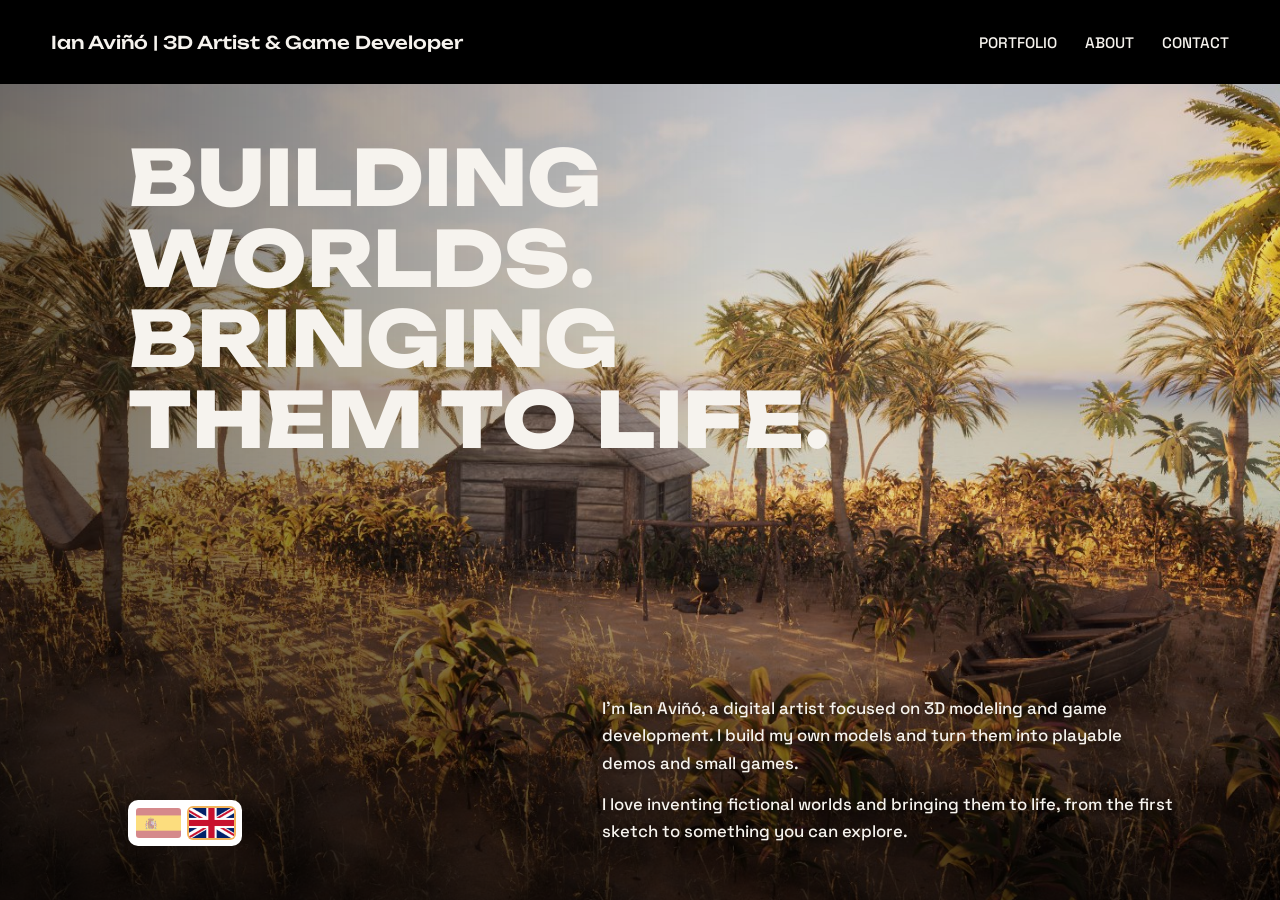
<file: index.html>
<!DOCTYPE html>
<html lang="en">
<head>
<meta charset="utf-8">
<meta name="viewport" content="width=device-width, initial-scale=1">
<script>(function(){var d=document.documentElement,rm=matchMedia('(prefers-reduced-motion:reduce)').matches,s=null,l='en';try{s=sessionStorage}catch(e){}try{var x=localStorage.getItem('lang');l=(x==='es'||x==='en')?x:((navigator.language||'en').toLowerCase().indexOf('es')===0?'es':'en')}catch(e){}d.setAttribute('data-ll',l);if(!rm&&s&&!s.getItem('seen'))d.classList.add('ls')})()</script>
<title>Ian Aviñó | 3D Artist &amp; Game Developer</title>
<meta name="description" content="Ian Aviñó is a 3D artist and game developer from Catalonia. Explore his 3D art, environments and games built in Blender, ZBrush, Unity and Unreal Engine.">
<meta name="robots" content="index,follow,max-image-preview:large">
<link rel="canonical" href="https://brushi43.github.io/Portfolio-Ian/">
<link rel="icon" href="favicon.ico" sizes="48x48">
<link rel="icon" type="image/png" href="favicon-192.png" sizes="192x192">
<link rel="apple-touch-icon" href="favicon-192.png">
<meta property="og:type" content="website">
<meta property="og:site_name" content="Ian Aviñó">
<meta property="og:title" content="Ian Aviñó | 3D Artist &amp; Game Developer">
<meta property="og:description" content="Ian Aviñó is a 3D artist and game developer from Catalonia. Explore his 3D art, environments and games built in Blender, ZBrush, Unity and Unreal Engine.">
<meta property="og:url" content="https://brushi43.github.io/Portfolio-Ian/">
<meta property="og:image" content="https://brushi43.github.io/Portfolio-Ian/media/cover.jpg">
<meta property="og:image:alt" content="Beach scene with a hut, palm trees and a boat: cover of Ian Aviñó's portfolio">
<meta name="twitter:card" content="summary_large_image">
<script type="application/ld+json">{"@context": "https://schema.org", "@type": "Person", "name": "Ian Aviñó", "alternateName": ["Ian Avino", "brushi43"], "jobTitle": "3D Artist & Game Developer", "url": "https://brushi43.github.io/Portfolio-Ian/", "image": "https://brushi43.github.io/Portfolio-Ian/media/ian.jpg", "sameAs": ["https://www.youtube.com/@brushi43", "https://www.artstation.com/brushi43", "https://github.com/Brushi43"], "alumniOf": {"@type": "EducationalOrganization", "name": "La Salle, Barcelona"}, "knowsAbout": ["3D modeling", "3D environments", "Game development", "Blender", "ZBrush", "Unity", "Unreal Engine", "GDevelop"]}</script>
<script type="application/ld+json">{"@context": "https://schema.org", "@type": "WebSite", "name": "Ian Aviñó | 3D Artist & Game Developer", "url": "https://brushi43.github.io/Portfolio-Ian/"}</script>
<meta name="google-site-verification" content="6q7j_hpU5yvNoZlpyuDPwqltBoWFXjIj2ByUoOmVFMs" />
<link rel="preconnect" href="https://fonts.googleapis.com">
<link rel="preconnect" href="https://fonts.gstatic.com" crossorigin>
<link href="https://fonts.googleapis.com/css2?family=Space+Grotesk:wght@400;500;700&family=Unbounded:wght@600;800&display=swap" rel="stylesheet">
<link rel="stylesheet" href="style.css">
</head>
<body data-page="home">
<div id="loader" aria-hidden="true" data-nosnippet><div class="ld-in"><span class="ld-txt"><span class="ld-en">LOADING WORLD</span><span class="ld-es">CARGANDO MUNDO</span><span class="ld-dots"></span></span><span class="ld-bar"><i></i></span></div></div>

<header>
  <div class="in">
    <a class="brand" href="index.html"><img class="logo" src="media/logo.png" alt="" onerror="this.remove()"><span data-i18n="brand">Ian Aviñó | 3D Artist &amp; Game Developer</span></a>
    <nav aria-label="Main">
      <a href="portfolio.html" data-i18n="nav_portfolio">Portfolio</a><a href="about.html" data-i18n="nav_about">About</a><a href="contact.html" data-i18n="nav_contact">Contact</a>
    </nav>
  </div>
</header>

<main>
<div class="hero" id="home">
  <div class="hero-bg" aria-hidden="true"></div>
  <h1 data-i18n="h1">Building worlds. Bringing them to life.</h1>
  <div class="about-s">
    <p data-i18n="hero1">I'm Ian Aviñó, a digital artist focused on 3D modeling and game development. I build my own models and turn them into playable demos and small games.</p>
    <p data-i18n="hero2">I love inventing fictional worlds and bringing them to life, from the first sketch to something you can explore.</p>
  </div>
  <div class="lang" role="group" aria-label="Language / Idioma">
    <button type="button" data-lang="es" aria-label="Español" title="Español"><img src="media/flag-es.png" alt="" width="45" height="30"></button>
    <button type="button" data-lang="en" aria-label="English" title="English"><img src="media/flag-en.png" alt="" width="45" height="30"></button>
  </div>
</div>
</main>

<script src="main.js"></script>
</body>
</html>
</file>
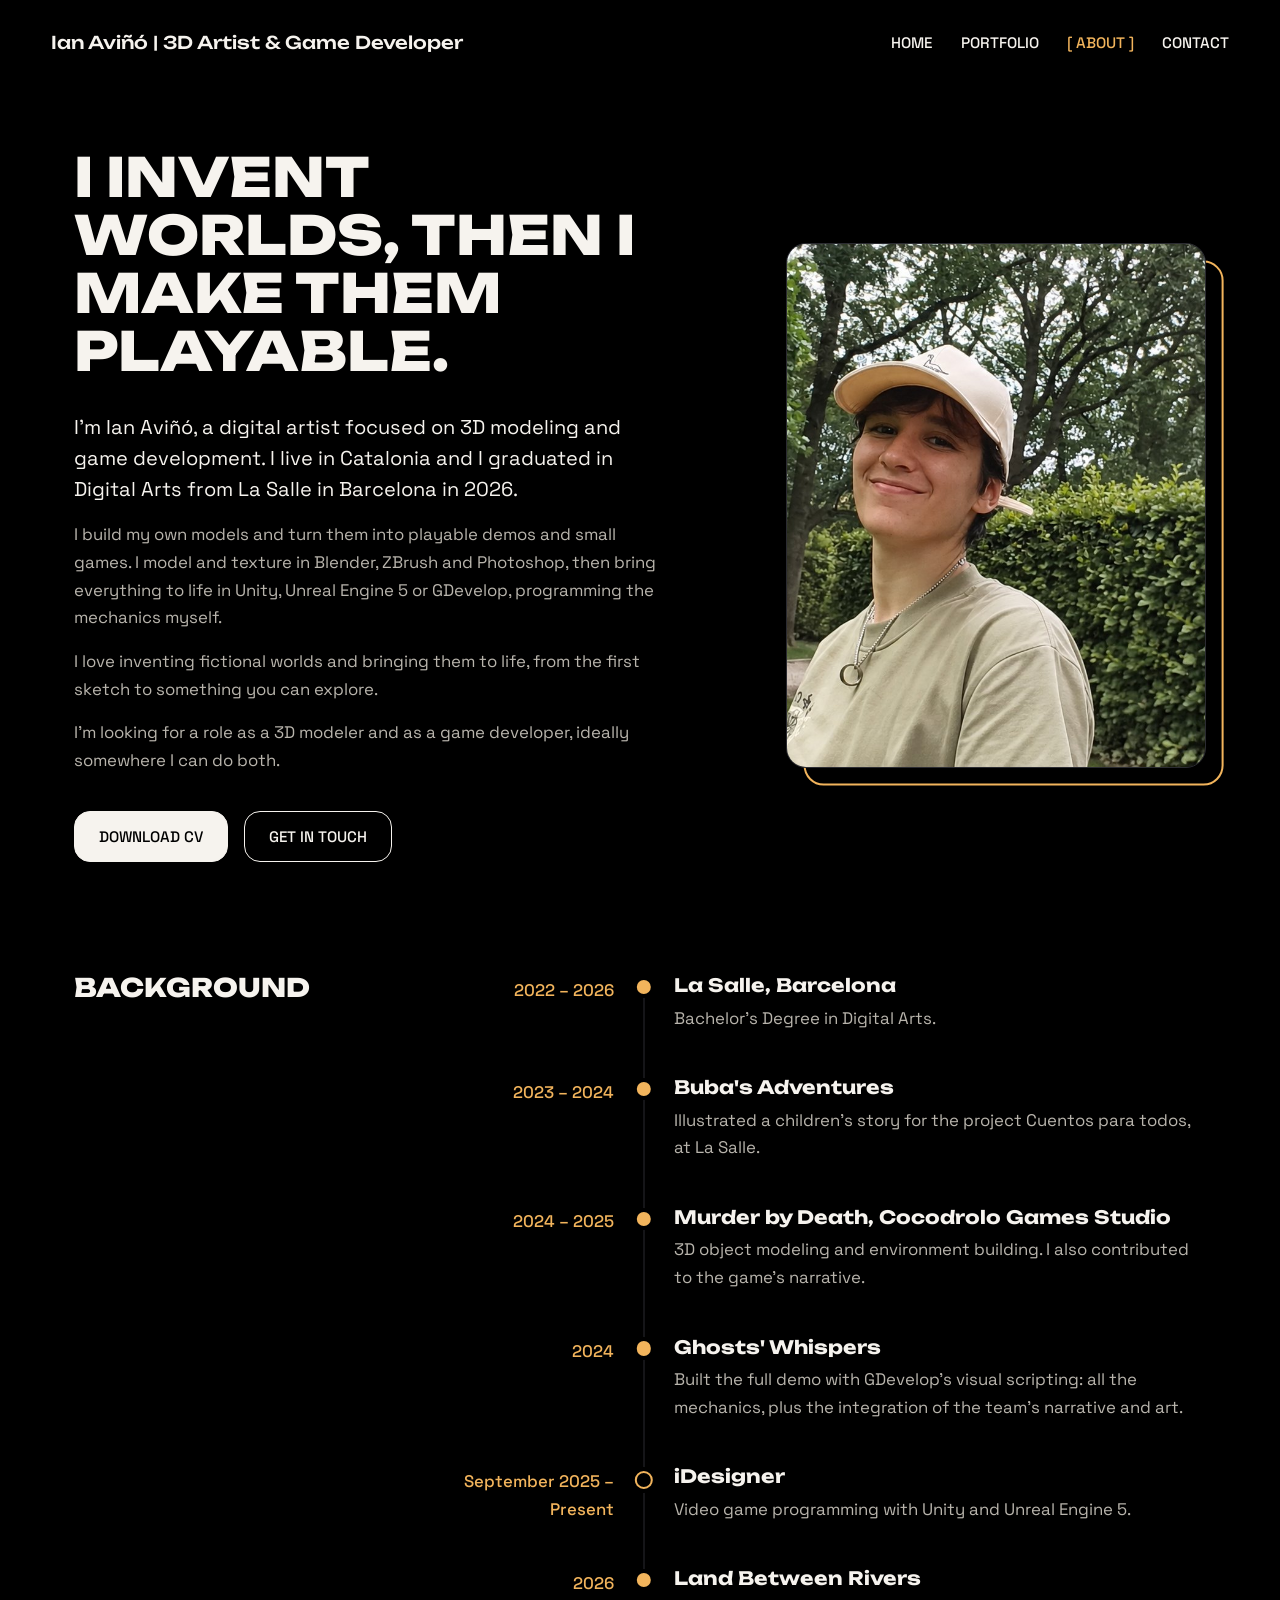
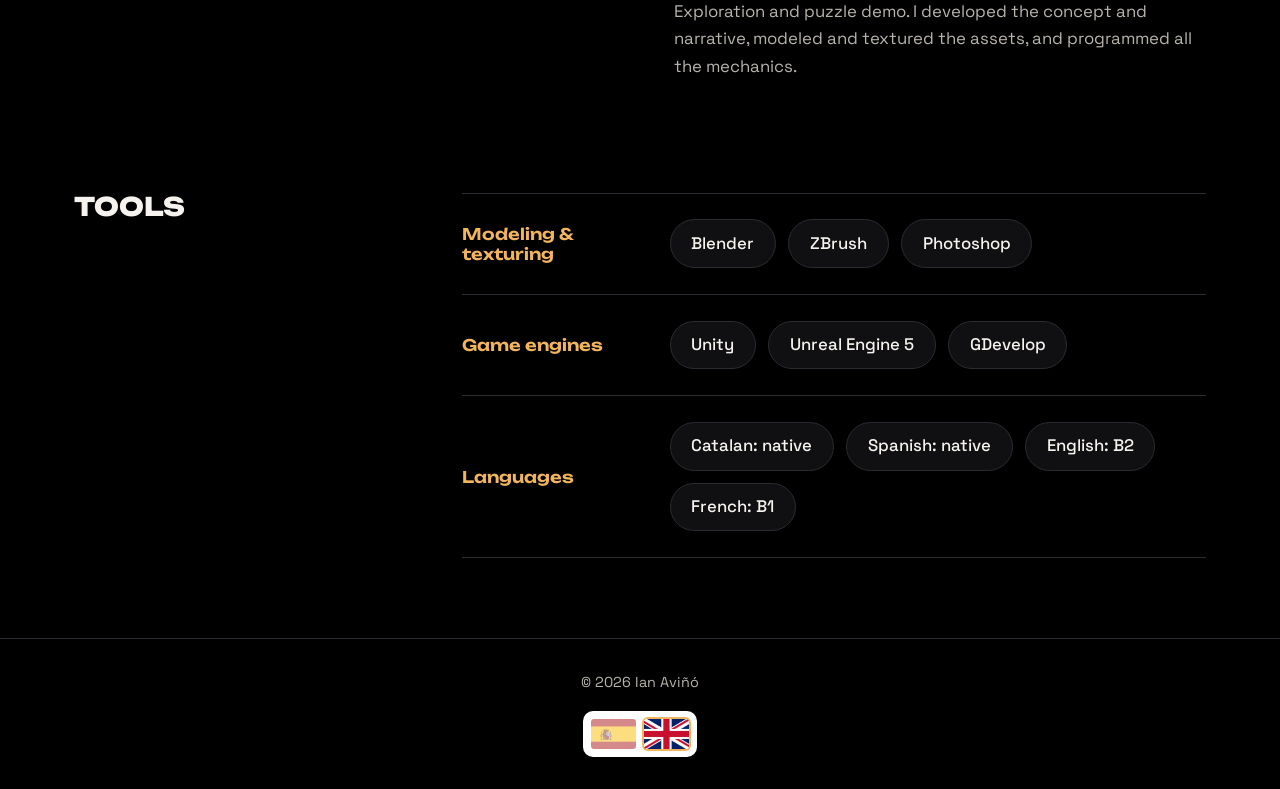
<file: about.html>
<!DOCTYPE html>
<html lang="en">
<head>
<meta charset="utf-8">
<meta name="viewport" content="width=device-width, initial-scale=1">
<script>(function(){var d=document.documentElement,rm=matchMedia('(prefers-reduced-motion:reduce)').matches,s=null,l='en';try{s=sessionStorage}catch(e){}try{var x=localStorage.getItem('lang');l=(x==='es'||x==='en')?x:((navigator.language||'en').toLowerCase().indexOf('es')===0?'es':'en')}catch(e){}d.setAttribute('data-ll',l);if(!rm&&s&&!s.getItem('seen'))d.classList.add('ls')})()</script>
<title>About Ian Aviñó | 3D Artist &amp; Game Developer</title>
<meta name="description" content="About Ian Aviñó, a digital artist with a degree in Digital Arts from La Salle in Barcelona. 3D modeling in Blender and ZBrush, game development in Unity and Unreal Engine 5.">
<meta name="robots" content="index,follow,max-image-preview:large">
<link rel="canonical" href="https://brushi43.github.io/Portfolio-Ian/about.html">
<link rel="icon" href="favicon.ico" sizes="48x48">
<link rel="icon" type="image/png" href="favicon-192.png" sizes="192x192">
<link rel="apple-touch-icon" href="favicon-192.png">
<meta property="og:type" content="website">
<meta property="og:site_name" content="Ian Aviñó">
<meta property="og:title" content="About Ian Aviñó | 3D Artist &amp; Game Developer">
<meta property="og:description" content="About Ian Aviñó, a digital artist with a degree in Digital Arts from La Salle in Barcelona. 3D modeling in Blender and ZBrush, game development in Unity and Unreal Engine 5.">
<meta property="og:url" content="https://brushi43.github.io/Portfolio-Ian/about.html">
<meta property="og:image" content="https://brushi43.github.io/Portfolio-Ian/media/cover.jpg">
<meta property="og:image:alt" content="Beach scene with a hut, palm trees and a boat: cover of Ian Aviñó's portfolio">
<meta name="twitter:card" content="summary_large_image">
<script type="application/ld+json">{"@context": "https://schema.org", "@type": "Person", "name": "Ian Aviñó", "alternateName": ["Ian Avino", "brushi43"], "jobTitle": "3D Artist & Game Developer", "url": "https://brushi43.github.io/Portfolio-Ian/", "image": "https://brushi43.github.io/Portfolio-Ian/media/ian.jpg", "sameAs": ["https://www.youtube.com/@brushi43", "https://www.artstation.com/brushi43", "https://github.com/Brushi43"], "alumniOf": {"@type": "EducationalOrganization", "name": "La Salle, Barcelona"}, "knowsAbout": ["3D modeling", "3D environments", "Game development", "Blender", "ZBrush", "Unity", "Unreal Engine", "GDevelop"]}</script>
<link rel="preconnect" href="https://fonts.googleapis.com">
<link rel="preconnect" href="https://fonts.gstatic.com" crossorigin>
<link href="https://fonts.googleapis.com/css2?family=Space+Grotesk:wght@400;500;700&family=Unbounded:wght@600;800&display=swap" rel="stylesheet">
<link rel="stylesheet" href="style.css">
<link rel="stylesheet" href="about.css">
</head>
<body data-page="about">
<div id="loader" aria-hidden="true" data-nosnippet><div class="ld-in"><span class="ld-txt"><span class="ld-en">LOADING WORLD</span><span class="ld-es">CARGANDO MUNDO</span><span class="ld-dots"></span></span><span class="ld-bar"><i></i></span></div></div>

<header>
  <div class="in">
    <a class="brand" href="index.html"><img class="logo" src="media/logo.png" alt="" onerror="this.remove()"><span data-i18n="brand">Ian Aviñó | 3D Artist &amp; Game Developer</span></a>
    <nav aria-label="Main">
      <a href="index.html" data-i18n="nav_home">Home</a><a href="portfolio.html" data-i18n="nav_portfolio">Portfolio</a><a href="about.html" data-i18n="nav_about" aria-current="page">About</a><a href="contact.html" data-i18n="nav_contact">Contact</a>
    </nav>
  </div>
</header>

<main class="page">
<section id="about">
  <div class="wrap">

    <div class="about-top">
      <div class="about-text">
        <h1 class="about-h1" data-i18n="about_h1">I invent worlds, then I make them playable.</h1>
        <p data-i18n="about1">I&#x27;m Ian Aviñó, a digital artist focused on 3D modeling and game development. I live in Catalonia and I graduated in Digital Arts from La Salle in Barcelona in 2026.</p>
        <p data-i18n="about2">I build my own models and turn them into playable demos and small games. I model and texture in Blender, ZBrush and Photoshop, then bring everything to life in Unity, Unreal Engine 5 or GDevelop, programming the mechanics myself.</p>
        <p data-i18n="about3">I love inventing fictional worlds and bringing them to life, from the first sketch to something you can explore.</p>
        <p data-i18n="about4">I&#x27;m looking for a role as a 3D modeler and as a game developer, ideally somewhere I can do both.</p>
        <div class="about-actions">
          <a class="cv-btn" id="cv" href="media/CV-Ian-Avino-EN.pdf" download data-i18n="cv_btn">Download CV</a>
          <a class="cv-btn ghost" href="contact.html" data-i18n="cta_contact">Get in touch</a>
        </div>
      </div>
      <div class="portrait-col">
        <div class="portrait-wrap">
          <div class="avatar portrait" id="avatar"></div>
        </div>
      </div>
    </div>

    <div class="about-block">
      <h2 class="sub-h2" data-i18n="h2_path">Background</h2>
      <ol class="timeline" id="timeline">
<li class="tl-item"><p class="tl-date">2022 – 2026</p><span class="tl-rail" aria-hidden="true"></span><div class="tl-body"><h3 class="tl-title">La Salle, Barcelona</h3><p class="tl-desc">Bachelor&#x27;s Degree in Digital Arts.</p></div></li>
<li class="tl-item"><p class="tl-date">2023 – 2024</p><span class="tl-rail" aria-hidden="true"></span><div class="tl-body"><h3 class="tl-title">Buba&#x27;s Adventures</h3><p class="tl-desc">Illustrated a children&#x27;s story for the project Cuentos para todos, at La Salle.</p></div></li>
<li class="tl-item"><p class="tl-date">2024 – 2025</p><span class="tl-rail" aria-hidden="true"></span><div class="tl-body"><h3 class="tl-title">Murder by Death, Cocodrolo Games Studio</h3><p class="tl-desc">3D object modeling and environment building. I also contributed to the game&#x27;s narrative.</p></div></li>
<li class="tl-item"><p class="tl-date">2024</p><span class="tl-rail" aria-hidden="true"></span><div class="tl-body"><h3 class="tl-title">Ghosts&#x27; Whispers</h3><p class="tl-desc">Built the full demo with GDevelop&#x27;s visual scripting: all the mechanics, plus the integration of the team&#x27;s narrative and art.</p></div></li>
<li class="tl-item now"><p class="tl-date">September 2025 – Present</p><span class="tl-rail" aria-hidden="true"></span><div class="tl-body"><h3 class="tl-title">iDesigner</h3><p class="tl-desc">Video game programming with Unity and Unreal Engine 5.</p></div></li>
<li class="tl-item"><p class="tl-date">2026</p><span class="tl-rail" aria-hidden="true"></span><div class="tl-body"><h3 class="tl-title">Land Between Rivers</h3><p class="tl-desc">Exploration and puzzle demo. I developed the concept and narrative, modeled and textured the assets, and programmed all the mechanics.</p></div></li>
</ol>
    </div>

    <div class="about-block">
      <h2 class="sub-h2" data-i18n="h2_tools">Tools</h2>
      <div class="skills">
        <div class="skill-row">
          <h3 class="tool-label" data-i18n="tg_model">Modeling &amp; texturing</h3>
          <ul class="tools"><li>Blender</li><li>ZBrush</li><li>Photoshop</li></ul>
        </div>
        <div class="skill-row">
          <h3 class="tool-label" data-i18n="tg_engines">Game engines</h3>
          <ul class="tools"><li>Unity</li><li>Unreal Engine 5</li><li>GDevelop</li></ul>
        </div>
        <div class="skill-row">
          <h3 class="tool-label" data-i18n="h2_langs">Languages</h3>
          <ul class="tools">
            <li data-i18n="lg_ca">Catalan: native</li>
            <li data-i18n="lg_es">Spanish: native</li>
            <li data-i18n="lg_en">English: B2</li>
            <li data-i18n="lg_fr">French: B1</li>
          </ul>
        </div>
      </div>
    </div>

  </div>
</section>
</main>

<footer>
  <div class="wrap">
    <span>© 2026 Ian Aviñó</span>
    <div class="lang" role="group" aria-label="Language / Idioma">
    <button type="button" data-lang="es" aria-label="Español" title="Español"><img src="media/flag-es.png" alt="" width="45" height="30"></button>
    <button type="button" data-lang="en" aria-label="English" title="English"><img src="media/flag-en.png" alt="" width="45" height="30"></button>
  </div>
  </div>
</footer>

<script src="main.js"></script>
<script src="about.js"></script>
</body>
</html>
</file>
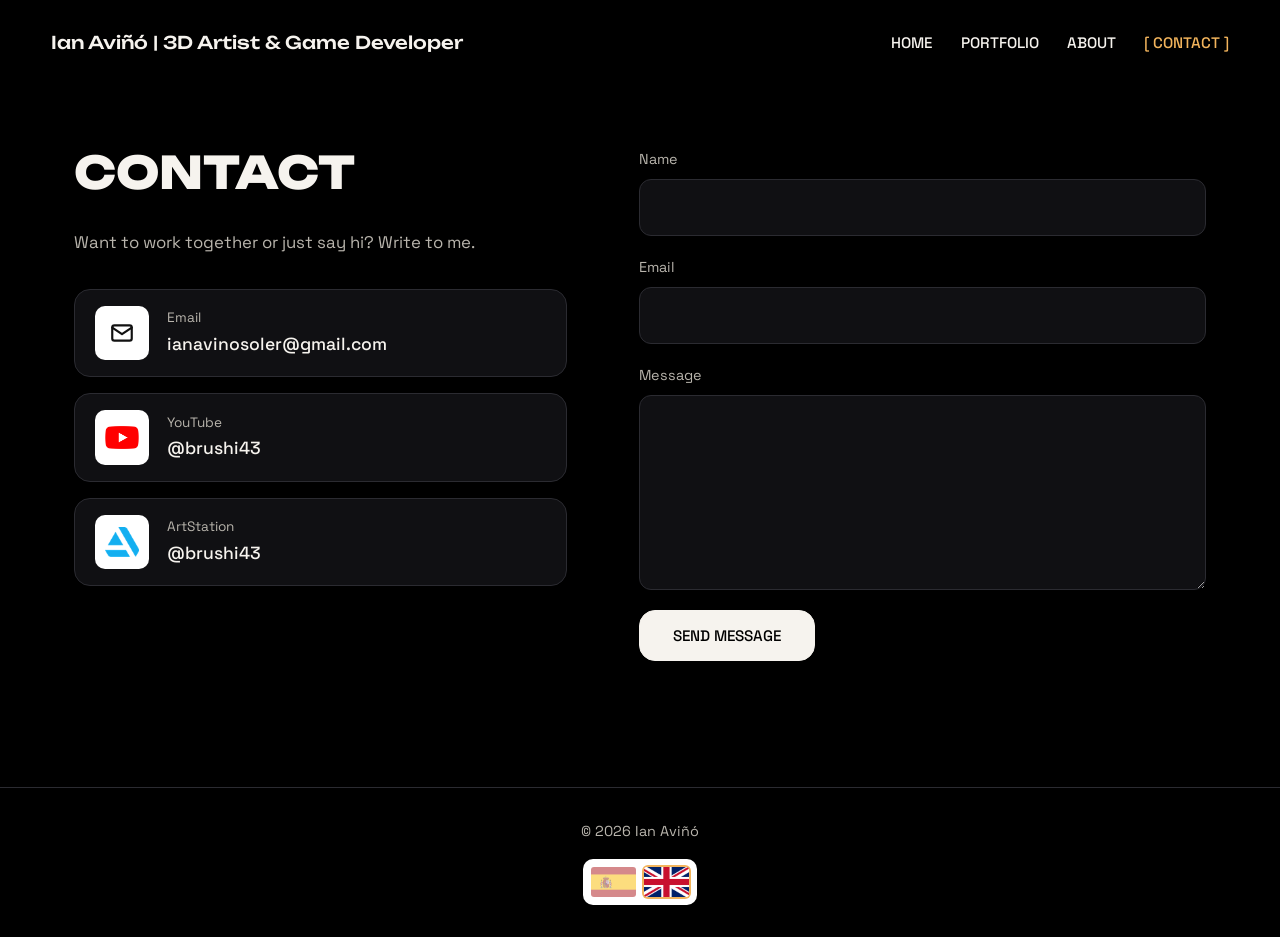
<file: contact.html>
<!DOCTYPE html>
<html lang="en">
<head>
<meta charset="utf-8">
<meta name="viewport" content="width=device-width, initial-scale=1">
<script>(function(){var d=document.documentElement,rm=matchMedia('(prefers-reduced-motion:reduce)').matches,s=null,l='en';try{s=sessionStorage}catch(e){}try{var x=localStorage.getItem('lang');l=(x==='es'||x==='en')?x:((navigator.language||'en').toLowerCase().indexOf('es')===0?'es':'en')}catch(e){}d.setAttribute('data-ll',l);if(!rm&&s&&!s.getItem('seen'))d.classList.add('ls')})()</script>
<title>Contact Ian Aviñó | 3D Artist &amp; Game Developer</title>
<meta name="description" content="Get in touch with Ian Aviñó, 3D artist and game developer, for collaborations or job opportunities.">
<meta name="robots" content="index,follow,max-image-preview:large">
<link rel="canonical" href="https://brushi43.github.io/Portfolio-Ian/contact.html">
<link rel="icon" href="favicon.ico" sizes="48x48">
<link rel="icon" type="image/png" href="favicon-192.png" sizes="192x192">
<link rel="apple-touch-icon" href="favicon-192.png">
<meta property="og:type" content="website">
<meta property="og:site_name" content="Ian Aviñó">
<meta property="og:title" content="Contact Ian Aviñó | 3D Artist &amp; Game Developer">
<meta property="og:description" content="Get in touch with Ian Aviñó, 3D artist and game developer, for collaborations or job opportunities.">
<meta property="og:url" content="https://brushi43.github.io/Portfolio-Ian/contact.html">
<meta property="og:image" content="https://brushi43.github.io/Portfolio-Ian/media/cover.jpg">
<meta property="og:image:alt" content="Beach scene with a hut, palm trees and a boat: cover of Ian Aviñó's portfolio">
<meta name="twitter:card" content="summary_large_image">
<link rel="preconnect" href="https://fonts.googleapis.com">
<link rel="preconnect" href="https://fonts.gstatic.com" crossorigin>
<link href="https://fonts.googleapis.com/css2?family=Space+Grotesk:wght@400;500;700&family=Unbounded:wght@600;800&display=swap" rel="stylesheet">
<link rel="stylesheet" href="style.css">
</head>
<body data-page="contact">
<div id="loader" aria-hidden="true" data-nosnippet><div class="ld-in"><span class="ld-txt"><span class="ld-en">LOADING WORLD</span><span class="ld-es">CARGANDO MUNDO</span><span class="ld-dots"></span></span><span class="ld-bar"><i></i></span></div></div>

<header>
  <div class="in">
    <a class="brand" href="index.html"><img class="logo" src="media/logo.png" alt="" onerror="this.remove()"><span data-i18n="brand">Ian Aviñó | 3D Artist &amp; Game Developer</span></a>
    <nav aria-label="Main">
      <a href="index.html" data-i18n="nav_home">Home</a><a href="portfolio.html" data-i18n="nav_portfolio">Portfolio</a><a href="about.html" data-i18n="nav_about">About</a><a href="contact.html" data-i18n="nav_contact" aria-current="page">Contact</a>
    </nav>
  </div>
</header>

<main class="page">
<section id="contact">
  <div class="wrap contact">
    <div>
      <h1 class="pt" data-i18n="h2_contact">Contact</h1>
      <p class="lead" data-i18n="contact_p">Want to work together or just say hi? Write to me.</p>
      <div class="cards">
        <a class="cc" href="mailto:ianavinosoler@gmail.com">
          <span class="cc-ico"><svg viewBox="0 0 24 24" width="26" height="26" fill="none" stroke="#111" stroke-width="2" stroke-linecap="round" stroke-linejoin="round" aria-hidden="true"><rect x="3" y="5" width="18" height="14" rx="2"/><path d="m3 7 9 6 9-6"/></svg></span>
          <span class="cc-txt"><span class="cc-label" data-i18n="c_email">Email</span><span class="cc-val">ianavinosoler@gmail.com</span></span>
        </a>
        <a class="cc" href="https://www.youtube.com/@brushi43" target="_blank" rel="noopener">
          <span class="cc-ico"><img src="media/youtube.png" alt="" width="34" height="24"></span>
          <span class="cc-txt"><span class="cc-label">YouTube</span><span class="cc-val">@brushi43</span></span>
        </a>
        <a class="cc" href="https://www.artstation.com/brushi43/profile" target="_blank" rel="noopener">
          <span class="cc-ico"><img src="media/artstation.png" alt="" width="32" height="28"></span>
          <span class="cc-txt"><span class="cc-label">ArtStation</span><span class="cc-val">@brushi43</span></span>
        </a>
      </div>
    </div>
    <form id="cform" class="cform">
      <div class="field"><label for="cf-name" data-i18n="f_name">Name</label><input id="cf-name" name="name" type="text" autocomplete="name" required maxlength="100"></div>
      <div class="field"><label for="cf-email" data-i18n="f_email">Email</label><input id="cf-email" name="email" type="email" autocomplete="email" required maxlength="150"></div>
      <div class="field"><label for="cf-msg" data-i18n="f_msg">Message</label><textarea id="cf-msg" name="message" rows="6" required maxlength="3000"></textarea></div>
      <input class="hp" type="text" name="_honey" tabindex="-1" autocomplete="off" aria-hidden="true">
      <button class="send" type="submit" data-i18n="f_send">Send message</button>
      <p class="status" id="cstatus" role="status" aria-live="polite"></p>
    </form>
  </div>
</section>
</main>

<footer>
  <div class="wrap">
    <span>© 2026 Ian Aviñó</span>
    <div class="lang" role="group" aria-label="Language / Idioma">
    <button type="button" data-lang="es" aria-label="Español" title="Español"><img src="media/flag-es.png" alt="" width="45" height="30"></button>
    <button type="button" data-lang="en" aria-label="English" title="English"><img src="media/flag-en.png" alt="" width="45" height="30"></button>
  </div>
  </div>
</footer>

<script src="main.js"></script>
</body>
</html>
</file>
<file: style.css>
@import url('https://fonts.googleapis.com/css2?family=Unbounded:wght@400;500&display=swap');
:root{
  --bg:#000; --panel:#101013; --line:#2b2b31;
  --text:#f6f3ee; --muted:#b8b4ac; --gold:#f2b45c; --orange:#f0954a;
  --display:"Unbounded","Arial Black",system-ui,sans-serif;
  --body:"Space Grotesk","Segoe UI",system-ui,sans-serif;
  --hh:84px;
  color-scheme:dark;
}
*{box-sizing:border-box;margin:0}
body{background:var(--bg);color:var(--text);font:400 1.05rem/1.65 var(--body);min-height:100svh;display:flex;flex-direction:column}
main{flex:1}
main.page{padding-top:var(--hh)}
a{color:inherit}
:focus-visible{outline:2px solid var(--gold);outline-offset:3px}
.wrap{max-width:1180px;margin:0 auto;padding:0 1.5rem}

header{position:fixed;inset:0 0 auto 0;z-index:10;background:#000;height:var(--hh);display:flex;align-items:center}
header .in{width:100%;padding:0 clamp(1rem,4vw,3.5rem);display:flex;align-items:center;justify-content:space-between;gap:1rem}
.brand{display:flex;align-items:center;font:500 clamp(.8rem,1.4vw,1.1rem) var(--display);text-decoration:none;white-space:nowrap}
.logo{display:none}
nav{display:flex;gap:clamp(.9rem,2.2vw,2rem)}
nav a{font:500 .95rem var(--body);text-decoration:none;text-transform:uppercase;color:var(--text)}
nav a:hover{color:var(--gold)}

.hero{position:relative;min-height:100svh;padding-top:var(--hh);background:#000;isolation:isolate;overflow:hidden;display:flex;flex-direction:column;justify-content:space-between}
.hero::before{content:"";position:absolute;inset:0;background:linear-gradient(90deg,rgba(0,0,0,.55),rgba(0,0,0,.1) 60%),linear-gradient(0deg,rgba(0,0,0,.7),transparent 45%)}
.hero>*{position:relative}
.hero h1{font:800 clamp(2rem,6vw,5rem)/1.05 var(--display);text-transform:uppercase;padding:clamp(2rem,6vh,4rem) clamp(1.25rem,10vw,10rem) 0;max-width:62rem}
.hero .about-s{align-self:flex-end;max-width:36rem;margin:2rem clamp(1.25rem,8vw,8rem) clamp(2rem,6vh,4rem) 1.25rem;font-weight:500;text-shadow:0 1px 8px rgba(0,0,0,.7)}
.hero .about-s p+p{margin-top:.8rem}
.lang{display:flex;gap:.5rem;background:#fff;padding:.5rem;border-radius:10px}
.hero>.lang{position:absolute;left:clamp(1.25rem,10vw,10rem);bottom:clamp(2rem,6vh,4rem);z-index:2}
.lang button{display:block;line-height:0;padding:0;border:0;border-radius:4px;background:none;cursor:pointer;opacity:.5;transition:opacity .2s,box-shadow .2s}
.lang button:hover{opacity:1;box-shadow:0 0 0 2px var(--gold)}
.lang button[aria-pressed="true"]{opacity:1;box-shadow:0 0 0 2px var(--gold)}
.lang img{display:block;width:45px;height:30px;object-fit:cover;border-radius:3px}


section{padding:4rem 0 5rem}
h2,h1.pt{font:800 clamp(1.7rem,3.6vw,2.8rem)/1.1 var(--display);text-transform:uppercase;margin-bottom:2rem}
#projects{margin-top:3rem}

/* Dropdowns: orange bars with black text */
h3.group{font:600 1.1rem var(--display);color:#000;text-transform:uppercase;margin:0}
.acc{margin-bottom:1rem}
.acc-btn{width:100%;display:flex;align-items:center;justify-content:space-between;gap:1rem;padding:1.5rem 1.75rem;background:linear-gradient(100deg,var(--gold),var(--orange));border:0;border-radius:16px;color:inherit;font:inherit;text-transform:inherit;text-align:left;cursor:pointer;transition:filter .2s}
.acc-btn:hover{filter:brightness(1.08)}
.acc-btn:focus-visible{outline:2px solid var(--text);outline-offset:3px}
.chev{flex:none;width:.7rem;height:.7rem;border-right:2px solid #000;border-bottom:2px solid #000;transform:rotate(45deg);transition:transform .3s}
.acc.open .chev{transform:rotate(225deg)}
.acc-panel{display:grid;grid-template-rows:0fr;transition:grid-template-rows .4s ease}
.acc.open .acc-panel{grid-template-rows:1fr}
.acc-inner{overflow:hidden;min-height:0}
.acc-body{padding:2.5rem 0 3rem}
.tools{display:flex;flex-wrap:wrap;gap:.75rem;list-style:none;padding:0}
.tools li{border:1px solid var(--line);background:var(--panel);padding:.6rem 1.3rem;border-radius:999px;font-weight:500}
.tools-title{color:var(--muted);margin-bottom:1rem}

.project{margin-bottom:4rem;padding-bottom:4rem;border-bottom:1px solid var(--line)}
.project:last-child{border-bottom:0;margin-bottom:0;padding-bottom:0}
.gal{display:grid;gap:.75rem;grid-template-columns:2fr 1fr;grid-template-rows:1fr 1fr}
.gal .big{grid-row:1/3}
.slot{position:relative;background:var(--panel);border:1px solid var(--line);overflow:hidden;min-height:0}
.big.slot{aspect-ratio:16/9}
.slot img,.slot iframe{position:absolute;inset:0;width:100%;height:100%;border:0;object-fit:cover}
.ph{position:absolute;inset:0;display:grid;place-items:center;text-align:center;padding:.75rem;font-size:.85rem;color:var(--muted);background:repeating-linear-gradient(135deg,#121216 0 14px,#17171c 14px 28px)}
.project h4{font:700 1.5rem/1.2 var(--display);margin:1.5rem 0 .3rem}
.meta{color:var(--gold);font-weight:500;margin-bottom:.7rem}
.project p.d{color:var(--muted)}

.about{display:grid;gap:3rem;grid-template-columns:1.3fr 1fr}
.avatar{position:relative;width:clamp(160px,22vw,240px);aspect-ratio:1;border-radius:50%;overflow:hidden;border:2px solid var(--gold);background:var(--panel);margin-bottom:2rem}
.avatar img{position:absolute;inset:0;width:100%;height:100%;object-fit:cover}
.avatar .ph{font-size:.75rem}
.tools-row{grid-column:1/-1;display:flex;align-items:center;flex-wrap:wrap;gap:1rem 3rem;margin-top:1rem}
.tools-row h2{font-size:1.3rem;margin:0}
.about p{max-width:60ch}
.about p+p{margin-top:1rem}
footer{border-top:1px solid var(--line);padding:2rem 0;color:var(--muted);font-size:.9rem;text-align:center}
footer .wrap{display:flex;flex-direction:column;align-items:center;gap:1rem}

@media (max-width:820px){
  :root{--hh:110px}
  header .in{flex-direction:column;justify-content:center;gap:.5rem}
  .hero h1{padding-left:1.25rem;padding-right:1.25rem}
  .hero .about-s{align-self:stretch;margin-right:1.25rem;margin-bottom:1.25rem}
  .hero>.lang{position:static;align-self:flex-start;margin:0 1.25rem clamp(2rem,6vh,4rem)}
  .gal{grid-template-columns:1fr 1fr;grid-template-rows:auto}
  .gal .big{grid-column:1/3;grid-row:auto}
  .slot:not(.big){aspect-ratio:4/3}
  .about{grid-template-columns:1fr}
}
@media (prefers-reduced-motion:reduce){.lang button{transition:none}}

.ytbox{position:absolute;left:.9rem;bottom:.9rem;z-index:3;background:#fff;padding:.5rem;border-radius:10px}
.slot .ytbox a{display:block;line-height:0;border-radius:4px;transition:box-shadow .2s}
.slot .ytbox a:hover{box-shadow:0 0 0 2px var(--gold)}
.slot .ytbox img{position:static;inset:auto;display:block;width:43px;height:30px;object-fit:contain;border-radius:3px}

.contact{display:grid;grid-template-columns:1fr 1.15fr;gap:3rem 4.5rem;align-items:start}
.contact .lead{color:var(--muted);max-width:40ch;margin-bottom:2rem}
.cards{display:grid;gap:1rem}
.cc{display:flex;align-items:center;gap:1.1rem;padding:1rem 1.25rem;border:1px solid var(--line);background:var(--panel);border-radius:16px;text-decoration:none;transition:border-color .2s}
.cc:hover{border-color:var(--gold)}
.cc-ico{flex:none;display:grid;place-items:center;width:3.4rem;height:3.4rem;background:#fff;border-radius:10px}
.cc-ico img{display:block;width:34px;height:auto}
.cc-txt{display:grid;min-width:0}
.cc-label{color:var(--muted);font-size:.85rem}
.cc-val{font-weight:500;font-size:1.1rem;overflow-wrap:anywhere}
.cform{display:grid;gap:1.25rem}
.field{display:grid;gap:.45rem}
.field label{color:var(--muted);font-size:.9rem}
.field input,.field textarea{width:100%;background:var(--panel);border:1px solid var(--line);border-radius:12px;padding:.85rem 1rem;color:var(--text);font:inherit}
.field textarea{resize:vertical;min-height:9rem}
.field input:focus,.field textarea:focus{border-color:var(--gold)}
.hp{position:absolute;left:-9999px;width:1px;height:1px;opacity:0}
.send{justify-self:start;min-width:11rem;padding:.95rem 1.5rem;border:1px solid var(--text);border-radius:16px;background:var(--text);color:#000;font:500 .95rem var(--body);text-transform:uppercase;cursor:pointer;transition:background .2s,border-color .2s}
.send:hover{background:var(--gold);border-color:var(--gold)}
.send:disabled{opacity:.6;cursor:wait}
.status{min-height:1.5em;font-weight:500}
.status.ok{color:#9be3a4}
.status.err{color:#ff9a9a}
@media (max-width:820px){.contact{grid-template-columns:1fr}}
@media (prefers-reduced-motion:reduce){.acc-panel,.chev,.acc-btn,.cc,.send,.slot .ytbox a{transition:none}}

/* Zoomable photos: orange outline on hover, "+X" on the third photo, image viewer */
.slot.zoom{cursor:pointer}
.slot.zoom::after{content:"";position:absolute;inset:0;border:3px solid transparent;pointer-events:none;z-index:2;transition:border-color .15s}
.slot.zoom:hover::after{border-color:var(--orange)}
.zoom-btn{position:absolute;inset:0;z-index:1;width:100%;height:100%;padding:0;border:0;background:transparent;cursor:pointer}
.zoom-btn:focus-visible{outline:3px solid var(--orange);outline-offset:-3px}
.slot .more{position:absolute;inset:0;z-index:1;display:grid;place-items:center;background:rgba(255,255,255,.28);color:#fff;font:800 clamp(1.6rem,4vw,2.6rem)/1 var(--display);text-shadow:0 2px 14px rgba(0,0,0,.55);pointer-events:none}
.lb{position:fixed;inset:0;z-index:1000;display:flex;align-items:center;justify-content:center;background:rgba(5,5,8,.94);padding:3.5rem 5rem 4rem}
.lb[hidden]{display:none}
.lb-fig{margin:0;max-width:100%;max-height:100%;display:flex;flex-direction:column;align-items:center;gap:.75rem}
.lb-img{display:block;max-width:100%;max-height:calc(100vh - 9rem);object-fit:contain;box-shadow:0 10px 50px rgba(0,0,0,.6);transition:opacity .15s}
.lb.loading .lb-img{opacity:.35}
.lb-cap{color:var(--muted);font-size:.9rem;letter-spacing:.04em;text-align:center}
.lb-close,.lb-nav{position:absolute;display:grid;place-items:center;width:3rem;height:3rem;padding:0;border:1px solid var(--line);border-radius:50%;background:rgba(20,20,26,.8);color:var(--text);cursor:pointer;transition:border-color .15s,background .15s}
.lb-close{top:1rem;right:1rem}
.lb-nav{top:50%;transform:translateY(-50%)}
.lb-nav[hidden]{display:none}
.lb-prev{left:1rem}.lb-next{right:1rem}
.lb-close:hover,.lb-nav:hover{border-color:var(--orange);background:rgba(240,149,74,.2)}
.lb-close:focus-visible,.lb-nav:focus-visible{outline:2px solid var(--orange);outline-offset:3px}
.lb-close::before,.lb-close::after{content:"";position:absolute;left:50%;top:50%;width:1.2rem;height:2px;margin:-1px 0 0 -.6rem;background:currentColor;transform:rotate(45deg)}
.lb-close::after{transform:rotate(-45deg)}
.lb-nav::before{content:"";width:.7rem;height:.7rem;border:solid currentColor;border-width:0 0 2px 2px;transform:rotate(45deg);margin-left:.25rem}
.lb-next::before{transform:rotate(-135deg);margin-left:0;margin-right:.25rem}
@media (max-width:700px){
  .lb{padding:3.5rem .75rem 5rem}
  .lb-nav{top:auto;bottom:1rem;transform:none}
  .lb-prev{left:calc(50% - 3.6rem)}.lb-next{left:auto;right:calc(50% - 3.6rem)}
}
@media (prefers-reduced-motion:reduce){.slot.zoom::after,.lb-img,.lb-close,.lb-nav{transition:none}}

/* ===== Game-style extras ===== */
/* Loading screen (first visit of a session) */
#loader{display:none}
html.ls{overflow:hidden}
html.ls #loader{position:fixed;inset:0;z-index:99999;display:grid;place-items:center;background:#000;animation:ldfail .01s 6s forwards}
html.ls-out #loader{opacity:0;pointer-events:none;transition:opacity .45s ease}
.ld-in{display:grid;justify-items:center;gap:1.4rem}
.ld-txt{font:600 clamp(.85rem,2vw,1.1rem) var(--display);letter-spacing:.25em;text-transform:uppercase;text-align:center}
.ld-es{display:none}
html[data-ll="es"] .ld-en{display:none}
html[data-ll="es"] .ld-es{display:inline}
.ld-dots::after{content:"...";animation:lddots 1.2s steps(1) infinite}
.ld-bar{display:block;width:min(260px,60vw);height:4px;border-radius:4px;background:#1c1c21;overflow:hidden}
.ld-bar i{display:block;height:100%;background:linear-gradient(90deg,var(--gold),var(--orange));transform-origin:0 50%;transform:scaleX(0);animation:ldfill 1.4s cubic-bezier(.25,.7,.25,1) forwards;box-shadow:0 0 12px rgba(240,149,74,.8)}
@keyframes ldfill{to{transform:scaleX(1)}}
@keyframes lddots{0%{content:""}25%{content:"."}50%{content:".."}75%{content:"..."}}
@keyframes ldfail{to{opacity:0;visibility:hidden}}
/* Scroll progress bar */
.sp{position:fixed;top:0;left:0;right:0;height:3px;z-index:20;pointer-events:none}
.sp i{display:block;height:100%;background:linear-gradient(90deg,var(--gold),var(--orange));transform-origin:0 50%;transform:scaleX(0);box-shadow:0 0 10px rgba(240,149,74,.7)}
/* Hero parallax layer */
.hero>.hero-bg{position:absolute;inset:-3%;z-index:-1;background:#000 url(media/cover.jpg) center/cover no-repeat;will-change:transform;transition:transform .3s ease-out}
/* HUD menu: current page in brackets */
nav a[aria-current="page"]{color:var(--gold)}
nav a[aria-current="page"]::before{content:"[ "}
nav a[aria-current="page"]::after{content:" ]"}
/* Shine across buttons */
.send,.cv-btn,.acc-btn,.go-btn{position:relative;overflow:hidden}
.send::after,.cv-btn::after,.acc-btn::after,.go-btn::after{content:"";position:absolute;top:0;bottom:0;left:-70%;width:45%;background:linear-gradient(100deg,transparent,rgba(255,255,255,.55),transparent);transform:skewX(-20deg);transition:left .65s ease;pointer-events:none}
.send:hover::after,.cv-btn:hover::after,.acc-btn:hover::after,.go-btn:hover::after,.send:focus-visible::after,.cv-btn:focus-visible::after,.acc-btn:focus-visible::after,.go-btn:focus-visible::after{left:130%}
/* Shimmer while images load */
.ph{color:transparent;background:linear-gradient(100deg,#121216 30%,#24242c 50%,#121216 70%) 0 0/250% 100%;animation:shim 1.3s linear infinite}
.ph.missing{color:var(--muted);animation:none;background:repeating-linear-gradient(135deg,#121216 0 14px,#17171c 14px 28px)}
@keyframes shim{to{background-position:-150% 0}}
/* Custom cursor */
.has-cursor,.has-cursor *{cursor:none!important}
.has-cursor input,.has-cursor textarea{cursor:text!important}
.cur-dot,.cur-ring{position:fixed;left:0;top:0;z-index:100000;pointer-events:none;opacity:0;transition:opacity .2s}
.cur-on .cur-dot,.cur-on .cur-ring{opacity:1}
.cur-dot{width:8px;height:8px;border-radius:50%;background:var(--orange);box-shadow:0 0 0 1.5px rgba(0,0,0,.55)}
.cur-ring{width:34px;height:34px;border-radius:50%;border:2px solid rgba(242,180,92,.8);box-shadow:0 0 0 1px rgba(0,0,0,.3);transition:opacity .2s,width .2s,height .2s,background .2s}
.cur-ring.hot{width:54px;height:54px;background:rgba(240,149,74,.16)}
.cur-ring.down{width:24px;height:24px}
/* Toast */
.toast{position:fixed;left:50%;bottom:1.5rem;z-index:99000;transform:translate(-50%,1rem);padding:.8rem 1.3rem;border:1px solid var(--orange);border-radius:12px;background:#111;color:var(--text);font:500 .95rem var(--body);opacity:0;pointer-events:none;transition:opacity .25s,transform .25s}
.toast.show{opacity:1;transform:translate(-50%,0)}
.toast:empty{display:none}
/* 404 GAME OVER */
.go{min-height:70svh;display:grid;place-items:center;text-align:center;padding:3rem 0}
.go-code{font:600 1rem var(--display);color:var(--orange);letter-spacing:.3em}
.go-title{font:800 clamp(2.6rem,10vw,7rem)/1 var(--display);text-transform:uppercase;margin:.5rem 0 1rem;text-shadow:0 0 28px rgba(240,149,74,.35)}
.go-msg{color:var(--muted);margin-bottom:2rem}
.go-cont{font:600 clamp(1rem,2.4vw,1.4rem) var(--display);color:var(--gold);letter-spacing:.12em;animation:blink 1s steps(2,start) infinite}
.go-count{font:800 clamp(3.5rem,12vw,6rem)/1 var(--display);color:var(--orange);margin:.4rem 0;text-shadow:0 0 24px rgba(240,149,74,.4)}
.go-sub{color:var(--muted);font-size:.95rem}
.go-btn{display:inline-block;margin-top:1.5rem;padding:.95rem 1.5rem;border:1px solid var(--text);border-radius:16px;background:var(--text);color:#000;font:500 .95rem var(--body);text-transform:uppercase;text-decoration:none;transition:background .2s,border-color .2s}
.go-btn:hover{background:var(--gold);border-color:var(--gold)}
@keyframes blink{50%{opacity:0}}
@media (prefers-reduced-motion:reduce){
  .ph{animation:none}
  .go-cont{animation:none}
  .hero>.hero-bg{transition:none}
  .send::after,.cv-btn::after,.acc-btn::after,.go-btn::after{display:none}
  .toast{transition:none}
}

/* Projects with video / only two items */
.slot img{object-position:var(--pos,center)}
.gal.two{grid-template-columns:1fr 1fr;grid-template-rows:auto}
.gal.two .slot,.gal.two .big.slot{aspect-ratio:16/9;grid-row:auto}
.slot .thumb-vid{position:absolute;inset:0;width:100%;height:100%;object-fit:cover;object-position:var(--pos,center);opacity:0;transition:opacity .3s;pointer-events:none}
.slot .thumb-vid.on{opacity:1}
.slot .play{display:none;position:absolute;right:.7rem;bottom:.7rem;z-index:1;width:2.4rem;height:2.4rem;border-radius:50%;background:rgba(0,0,0,.6);border:1px solid rgba(255,255,255,.6);pointer-events:none}
.slot.vid-ok .play{display:block}
.slot .play::before{content:"";position:absolute;left:50%;top:50%;margin:-.45rem 0 0 -.28rem;border-style:solid;border-width:.45rem 0 .45rem .75rem;border-color:transparent transparent transparent #fff}
.lb-img[hidden],.lb-vid[hidden]{display:none}
.lb-vid{display:block;max-width:100%;max-height:calc(100vh - 9rem);background:#000;box-shadow:0 10px 50px rgba(0,0,0,.6)}
@media (max-width:820px){
  .gal.two .slot:not(.big){grid-column:1/3;grid-row:auto;aspect-ratio:16/9}
}
@media (prefers-reduced-motion:reduce){.slot .thumb-vid{transition:none}}

/* Role line under each project's subtitle */
.project p.role{margin:.9rem 0 0;color:var(--text)}
.project p.role b{color:var(--gold);font-weight:600}
</file>
<file: about.css>
/* About page. Loads after style.css and reuses its colors and fonts. */

/* Intro */
.about-top{display:grid;grid-template-columns:1.25fr 1fr;gap:3rem 5rem;align-items:center}
.about-h1{font:800 clamp(1.9rem,4.2vw,3.4rem)/1.08 var(--display);text-transform:uppercase;margin-bottom:2rem}
.about-text p{max-width:58ch;color:var(--muted)}
.about-text p+p{margin-top:1rem}
.about-text .about-h1+p{color:var(--text);font-size:1.25rem;line-height:1.55}
.about-actions{display:flex;flex-wrap:wrap;gap:1rem;margin-top:2.25rem}
.cv-btn{display:inline-block;padding:.95rem 1.5rem;border:1px solid var(--text);border-radius:16px;background:var(--text);color:#000;font:500 .95rem var(--body);text-transform:uppercase;text-decoration:none;transition:background .2s,border-color .2s,color .2s}
.cv-btn:hover{background:var(--gold);border-color:var(--gold);color:#000}
.cv-btn.ghost{background:none;color:var(--text)}
.cv-btn.ghost:hover{background:none;border-color:var(--gold);color:var(--gold)}
.cv-btn[hidden]{display:none}

/* Portrait: photo with a gold frame offset behind it */
.portrait-wrap{position:relative;width:100%;max-width:420px;margin-left:auto}
.portrait-wrap::before{content:"";position:absolute;inset:0;transform:translate(1.1rem,1.1rem);border:2px solid var(--gold);border-radius:20px}
.avatar.portrait{position:relative;width:100%;aspect-ratio:4/5;margin:0;border-radius:20px;border:1px solid var(--line)}

/* Sections: heading on the left, content on the right */
.about-block{margin-top:7rem;display:grid;grid-template-columns:minmax(0,1fr) minmax(0,2.3fr);gap:2rem 4rem;align-items:start}
.sub-h2{font-size:clamp(1.2rem,2.2vw,1.6rem);margin:0;overflow-wrap:anywhere;position:sticky;top:calc(var(--hh) + 2rem)}

/* Vertical timeline */
.timeline{list-style:none;padding:0;margin:0}
.tl-item{display:grid;grid-template-columns:9.5rem 1.75rem 1fr;grid-template-areas:"date rail body";column-gap:1rem}
.tl-date{grid-area:date;color:var(--gold);font-weight:500;padding-top:.15rem;text-align:right}
.tl-rail{grid-area:rail;position:relative}
.tl-rail::before{content:"";position:absolute;left:50%;top:0;bottom:0;width:1px;background:var(--line);transform:translateX(-50%)}
.tl-item:first-child .tl-rail::before{top:.8rem}
.tl-item:last-child .tl-rail::before{bottom:auto;height:.8rem}
.tl-rail::after{content:"";position:absolute;left:50%;top:.35rem;width:.9rem;height:.9rem;border-radius:50%;background:var(--gold);transform:translateX(-50%);box-shadow:0 0 0 4px var(--bg)}
.tl-item.now .tl-rail::after{background:var(--bg);border:2px solid var(--gold)}
.tl-body{grid-area:body;padding-bottom:2.75rem}
.tl-item:last-child .tl-body{padding-bottom:0}
.tl-title{font:700 1.15rem/1.3 var(--display);margin:0 0 .4rem}
.tl-desc{color:var(--muted);max-width:60ch}

/* Tools and languages */
.skills{border-bottom:1px solid var(--line)}
.skill-row{display:grid;grid-template-columns:11rem 1fr;gap:1rem 2rem;align-items:center;padding:1.6rem 0;border-top:1px solid var(--line)}
.tool-label{font:600 1rem var(--display);color:var(--gold);margin:0}

@media (max-width:980px){
  .about-block{grid-template-columns:1fr;margin-top:5rem}
  .sub-h2{position:static}
}
@media (max-width:820px){
  .about-top{grid-template-columns:1fr}
  .portrait-wrap{max-width:320px;margin:0 1.1rem 1.1rem 0}
  .tl-item{grid-template-columns:1.75rem 1fr;grid-template-areas:"rail date" "rail body"}
  .tl-date{text-align:left;padding-top:.1rem}
  .skill-row{grid-template-columns:1fr}
}
@media (prefers-reduced-motion:reduce){.cv-btn{transition:none}}
</file>
